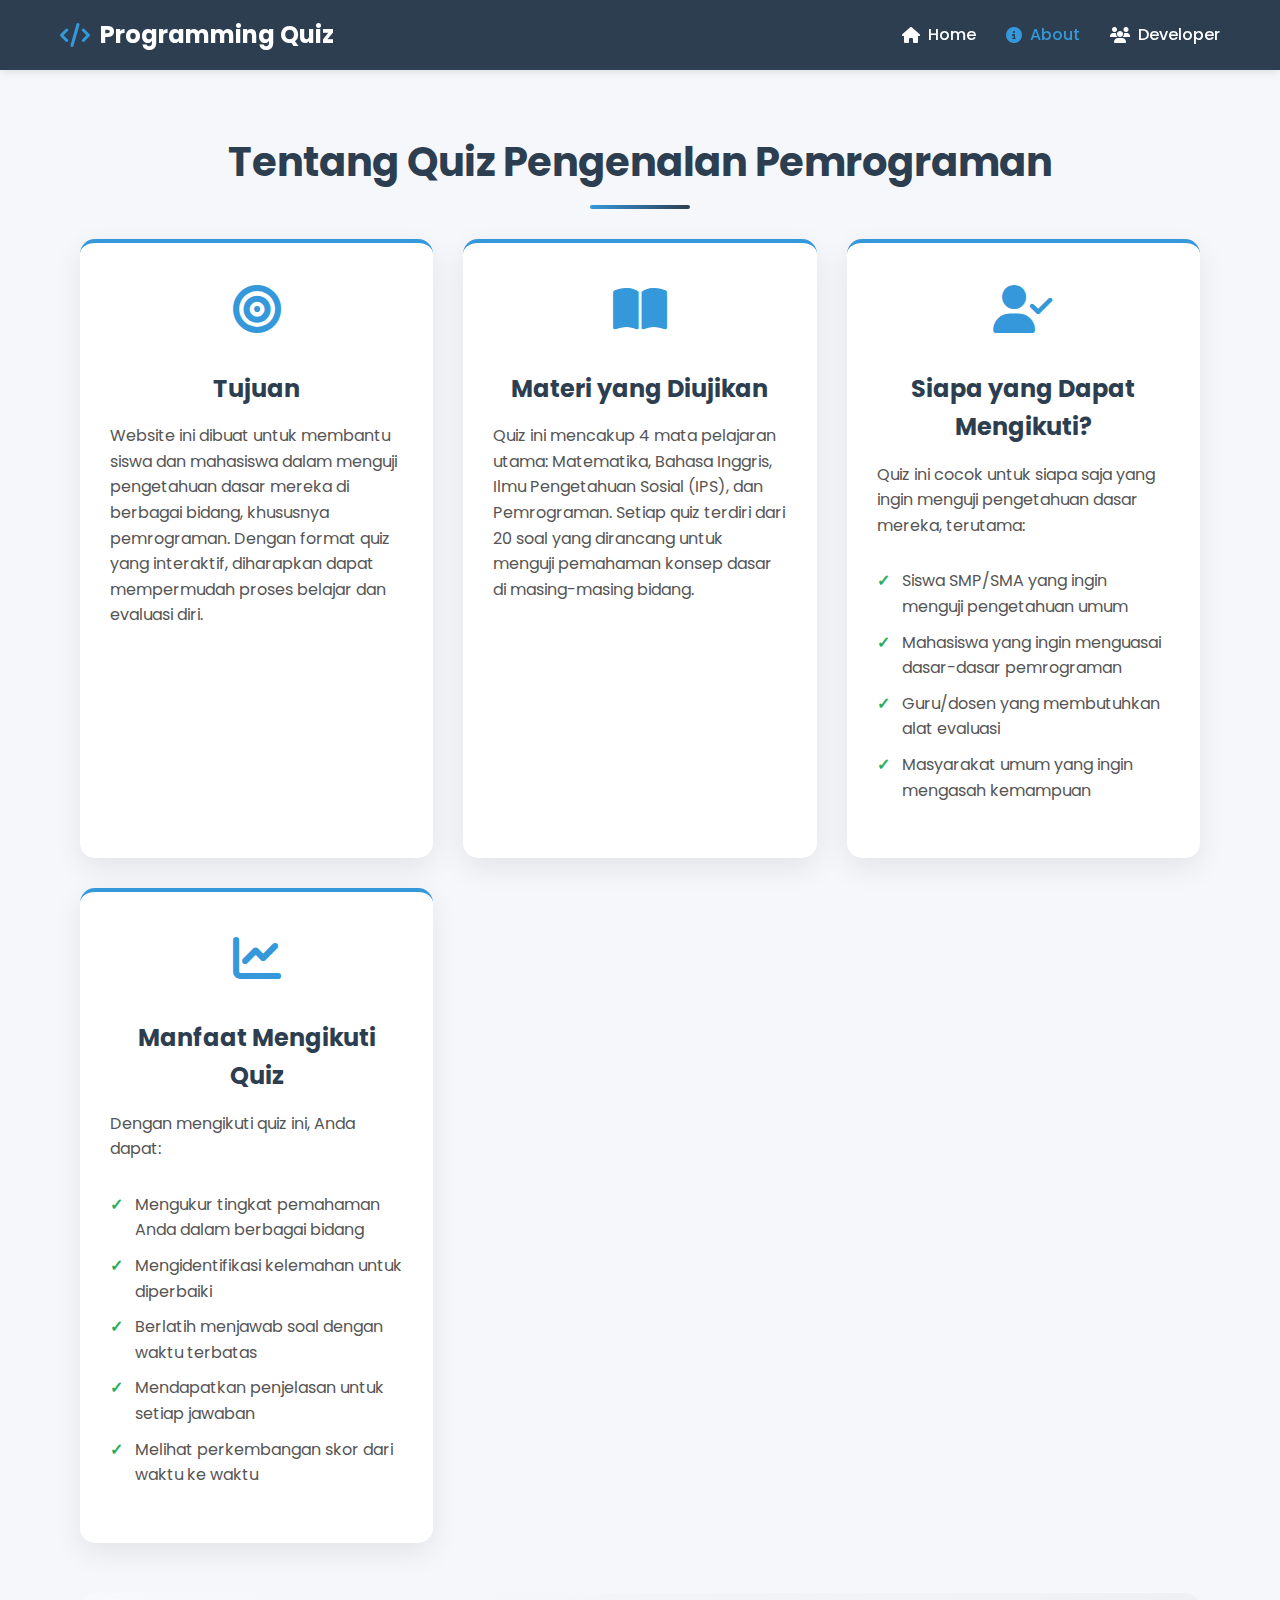
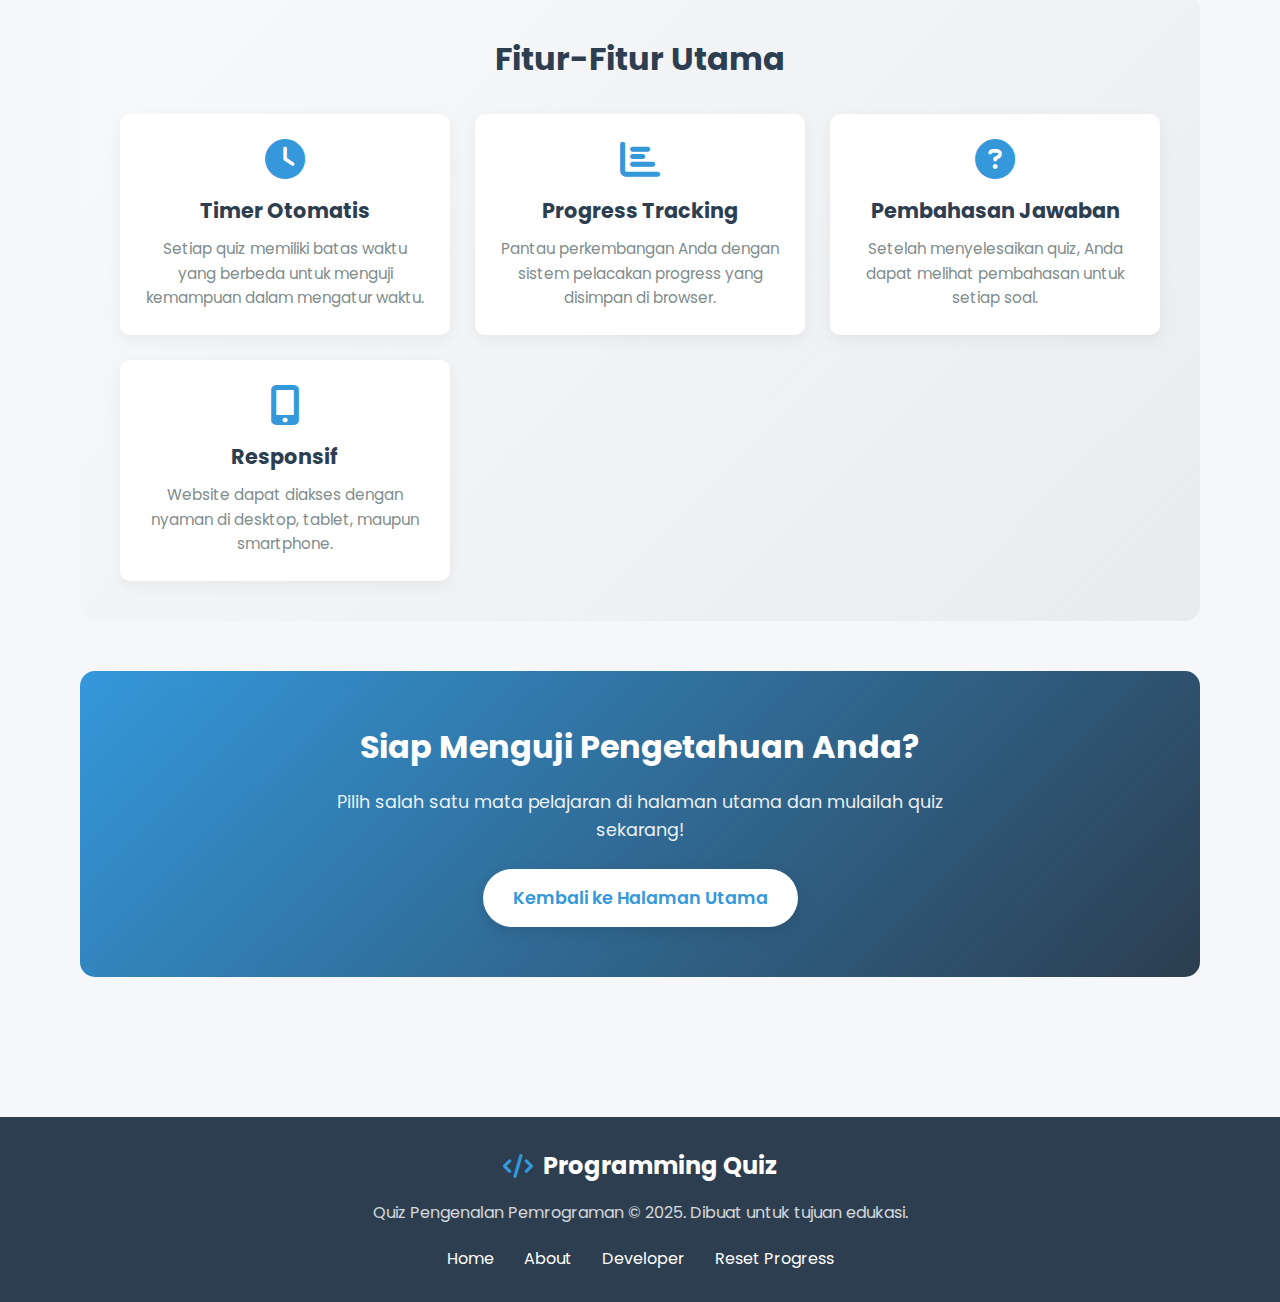
<file: about.html>
<!DOCTYPE html>
<html lang="id">
<head>
    <meta charset="UTF-8">
    <meta name="viewport" content="width=device-width, initial-scale=1.0">
    <title>Tentang - Quiz Pengenalan Pemrograman</title>
    <link rel="stylesheet" href="css/style.css">
    <link rel="icon" type="image/png" href="assets/logo-quiz.png">
    <link rel="stylesheet" href="https://cdnjs.cloudflare.com/ajax/libs/font-awesome/6.4.0/css/all.min.css">
    <link href="https://fonts.googleapis.com/css2?family=Poppins:wght@300;400;500;600;700&display=swap" rel="stylesheet">
</head>
<body>
    <header>
        <nav class="navbar">
            <div class="nav-container">
                <a href="index.html" class="logo">
                    <i class="fas fa-code"></i>
                    <span>Programming Quiz</span>
                </a>
                <ul class="nav-menu">
                    <li><a href="index.html"><i class="fas fa-home"></i> Home</a></li>
                    <li><a href="about.html" class="active"><i class="fas fa-info-circle"></i> About</a></li>
                    <li><a href="dev.html"><i class="fas fa-users"></i> Developer</a></li>
                </ul>
                <div class="hamburger">
                    <span></span>
                    <span></span>
                    <span></span>
                </div>
            </div>
        </nav>
    </header>

    <main class="dashboard">
        <div class="about-section">
            <h1>Tentang Quiz Pengenalan Pemrograman</h1>
            
            <div class="about-content">
                <div class="about-card">
                    <div class="about-icon">
                        <i class="fas fa-bullseye"></i>
                    </div>
                    <h2>Tujuan</h2>
                    <p>Website ini dibuat untuk membantu siswa dan mahasiswa dalam menguji pengetahuan dasar mereka di berbagai bidang, khususnya pemrograman. Dengan format quiz yang interaktif, diharapkan dapat mempermudah proses belajar dan evaluasi diri.</p>
                </div>
                
                <div class="about-card">
                    <div class="about-icon">
                        <i class="fas fa-book-open"></i>
                    </div>
                    <h2>Materi yang Diujikan</h2>
                    <p>Quiz ini mencakup 4 mata pelajaran utama: Matematika, Bahasa Inggris, Ilmu Pengetahuan Sosial (IPS), dan Pemrograman. Setiap quiz terdiri dari 20 soal yang dirancang untuk menguji pemahaman konsep dasar di masing-masing bidang.</p>
                </div>
                
                <div class="about-card">
                    <div class="about-icon">
                        <i class="fas fa-user-check"></i>
                    </div>
                    <h2>Siapa yang Dapat Mengikuti?</h2>
                    <p>Quiz ini cocok untuk siapa saja yang ingin menguji pengetahuan dasar mereka, terutama:
                    <ul>
                        <li>Siswa SMP/SMA yang ingin menguji pengetahuan umum</li>
                        <li>Mahasiswa yang ingin menguasai dasar-dasar pemrograman</li>
                        <li>Guru/dosen yang membutuhkan alat evaluasi</li>
                        <li>Masyarakat umum yang ingin mengasah kemampuan</li>
                    </ul>
                    </p>
                </div>
                
                <div class="about-card">
                    <div class="about-icon">
                        <i class="fas fa-chart-line"></i>
                    </div>
                    <h2>Manfaat Mengikuti Quiz</h2>
                    <p>Dengan mengikuti quiz ini, Anda dapat:
                    <ul>
                        <li>Mengukur tingkat pemahaman Anda dalam berbagai bidang</li>
                        <li>Mengidentifikasi kelemahan untuk diperbaiki</li>
                        <li>Berlatih menjawab soal dengan waktu terbatas</li>
                        <li>Mendapatkan penjelasan untuk setiap jawaban</li>
                        <li>Melihat perkembangan skor dari waktu ke waktu</li>
                    </ul>
                    </p>
                </div>
            </div>
            
            <div class="about-features">
                <h2>Fitur-Fitur Utama</h2>
                <div class="features-grid">
                    <div class="feature-item">
                        <i class="fas fa-clock"></i>
                        <h3>Timer Otomatis</h3>
                        <p>Setiap quiz memiliki batas waktu yang berbeda untuk menguji kemampuan dalam mengatur waktu.</p>
                    </div>
                    <div class="feature-item">
                        <i class="fas fa-chart-bar"></i>
                        <h3>Progress Tracking</h3>
                        <p>Pantau perkembangan Anda dengan sistem pelacakan progress yang disimpan di browser.</p>
                    </div>
                    <div class="feature-item">
                        <i class="fas fa-question-circle"></i>
                        <h3>Pembahasan Jawaban</h3>
                        <p>Setelah menyelesaikan quiz, Anda dapat melihat pembahasan untuk setiap soal.</p>
                    </div>
                    <div class="feature-item">
                        <i class="fas fa-mobile-alt"></i>
                        <h3>Responsif</h3>
                        <p>Website dapat diakses dengan nyaman di desktop, tablet, maupun smartphone.</p>
                    </div>
                </div>
            </div>
            
            <div class="about-cta">
                <h2>Siap Menguji Pengetahuan Anda?</h2>
                <p>Pilih salah satu mata pelajaran di halaman utama dan mulailah quiz sekarang!</p>
                <a href="index.html" class="cta-button">Kembali ke Halaman Utama</a>
            </div>
        </div>
    </main>

    <footer>
        <div class="footer-content">
            <div class="footer-logo">
                <i class="fas fa-code"></i>
                <span>Programming Quiz</span>
            </div>
            <p>Quiz Pengenalan Pemrograman &copy; 2025. Dibuat untuk tujuan edukasi.</p>
            <div class="footer-links">
                <a href="index.html">Home</a>
                <a href="about.html">About</a>
                <a href="dev.html">Developer</a>
                <a href="#" id="resetProgress">Reset Progress</a>
            </div>
        </div>
    </footer>

    <script src="js/script.js"></script>
</body>
</html>
</file>
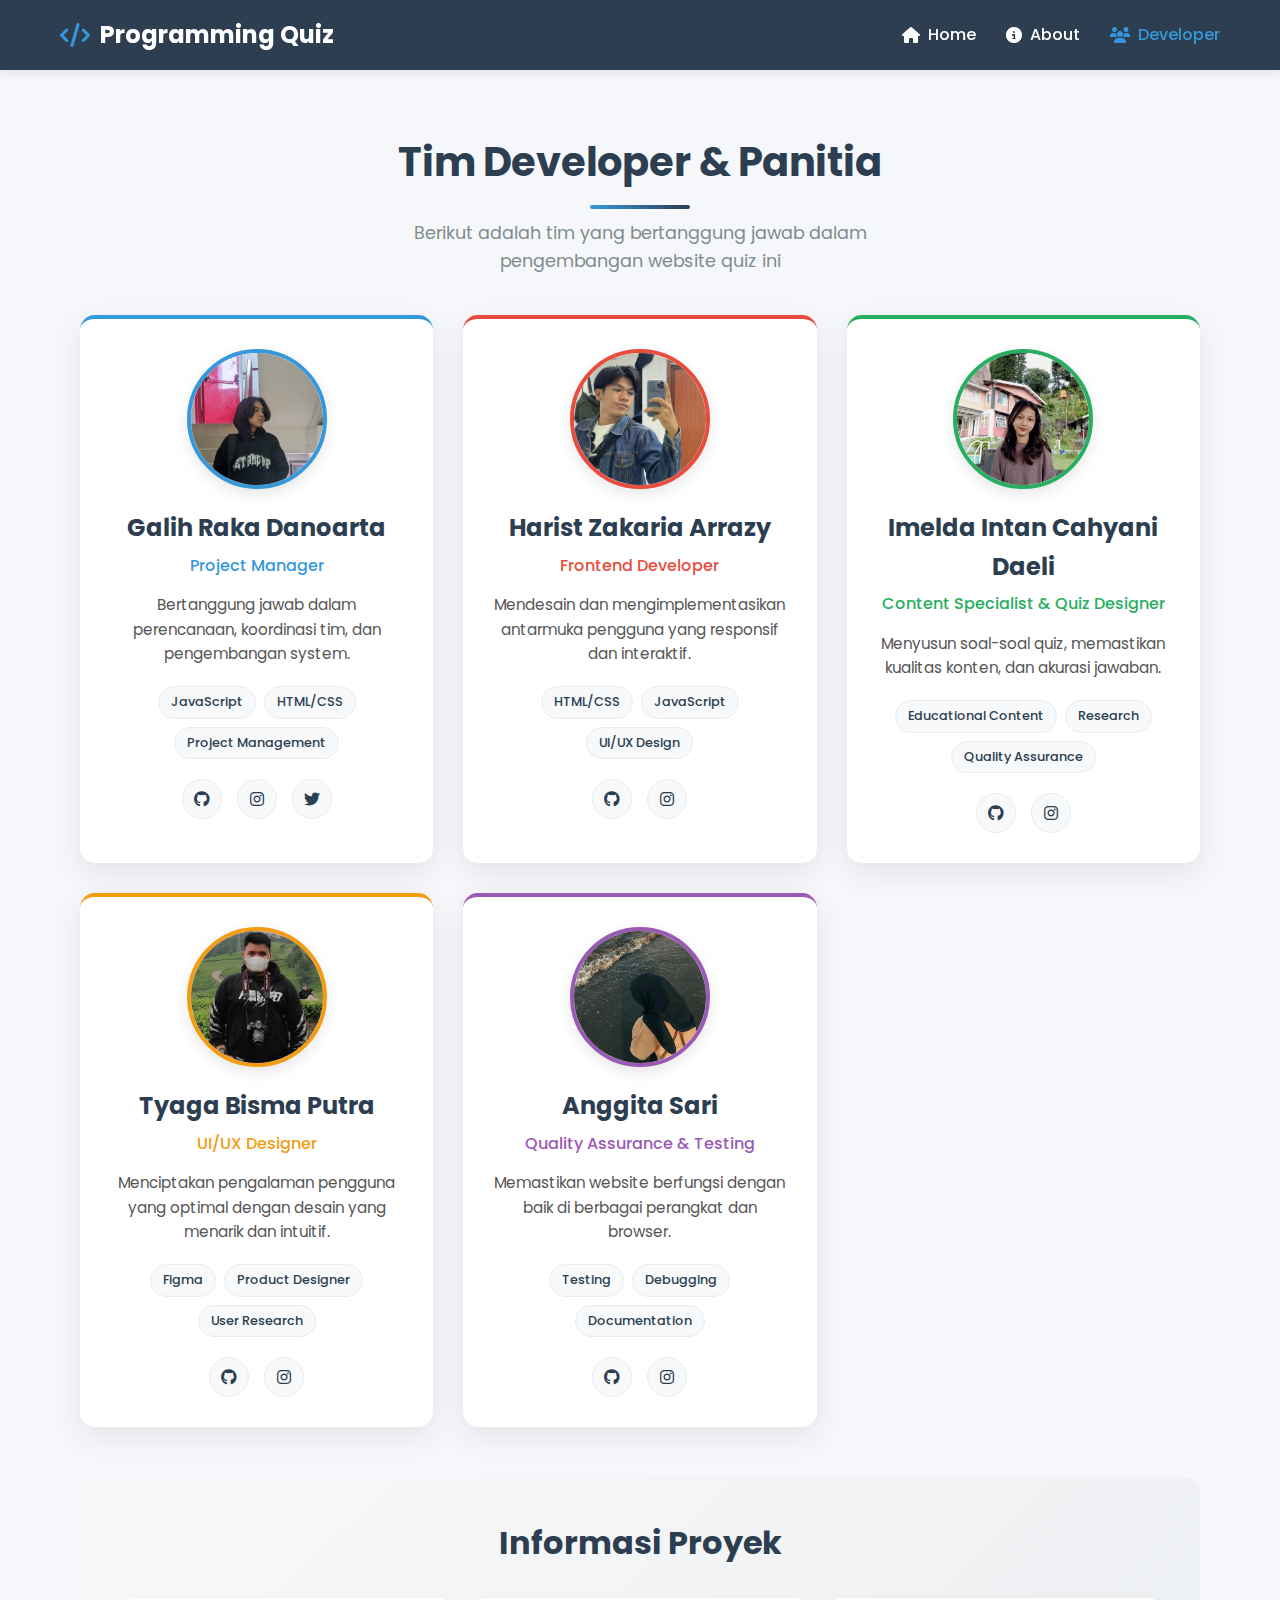
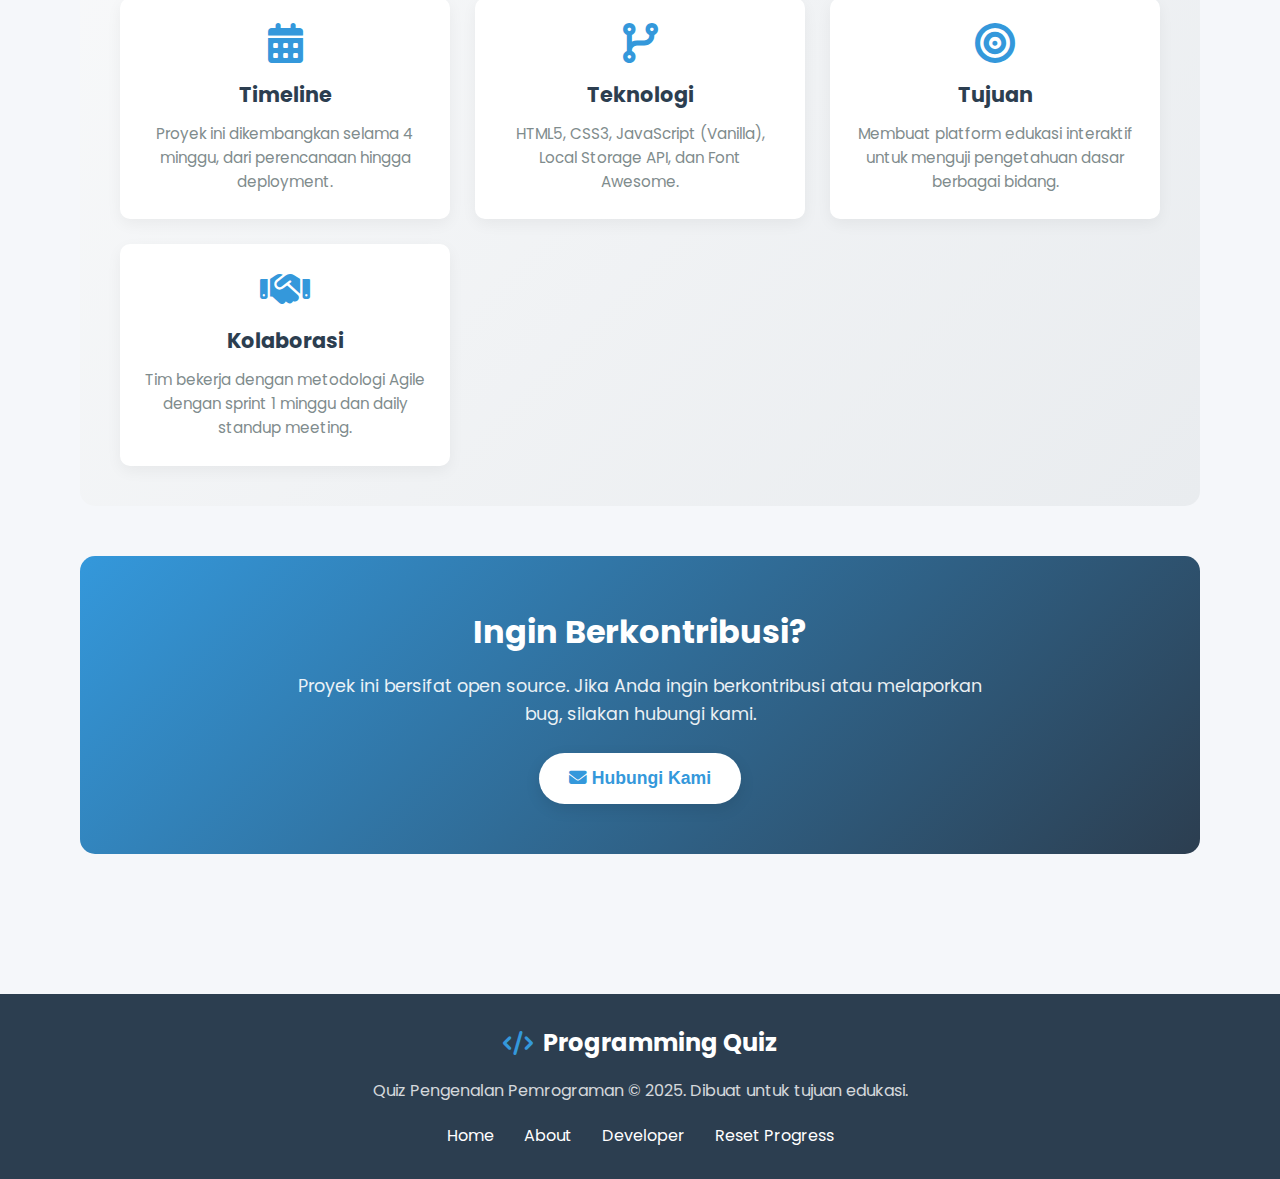
<file: dev.html>
<!DOCTYPE html>
<html lang="id">
<head>
    <meta charset="UTF-8">
    <meta name="viewport" content="width=device-width, initial-scale=1.0">
    <title>Developer - Quiz Pengenalan Pemrograman</title>
    <link rel="stylesheet" href="css/style.css">
    <link rel="icon" type="image/png" href="assets/logo-quiz.png">
    <link rel="stylesheet" href="https://cdnjs.cloudflare.com/ajax/libs/font-awesome/6.4.0/css/all.min.css">
    <link href="https://fonts.googleapis.com/css2?family=Poppins:wght@300;400;500;600;700&display=swap" rel="stylesheet">
</head>
<body>
    <header>
        <nav class="navbar">
            <div class="nav-container">
                <a href="index.html" class="logo">
                    <i class="fas fa-code"></i>
                    <span>Programming Quiz</span>
                </a>
                <ul class="nav-menu">
                    <li><a href="index.html"><i class="fas fa-home"></i> Home</a></li>
                    <li><a href="about.html"><i class="fas fa-info-circle"></i> About</a></li>
                    <li><a href="dev.html" class="active"><i class="fas fa-users"></i> Developer</a></li>
                </ul>
                <div class="hamburger">
                    <span></span>
                    <span></span>
                    <span></span>
                </div>
            </div>
        </nav>
    </header>

    <main class="dashboard">
        <div class="dev-section">
            <h1>Tim Developer & Panitia</h1>
            <p class="subtitle">Berikut adalah tim yang bertanggung jawab dalam pengembangan website quiz ini</p>
            
            <div class="dev-team">
                <!-- Developer 1: Galih Raka Danoarta -->
                <div class="dev-card">
                    <div class="dev-avatar">
                        <img src="assets/image/Raka.jpg" alt="Foto Galih Raka Danoarta">
                    </div>
                    <h2>Galih Raka Danoarta</h2>
                    <p class="dev-role">Project Manager</p>
                    <p class="dev-bio">Bertanggung jawab dalam perencanaan, koordinasi tim, dan pengembangan system.</p>
                    <div class="dev-skills">
                        <span>JavaScript</span>
                        <span>HTML/CSS</span>
                        <span>Project Management</span>
                    </div>
                    <div class="dev-contact">
                        <a target="_blank" href="https://github.com/Ryujayz"><i class="fab fa-github"></i></a>
                        <a target="_blank" href="https://www.instagram.com/ryujayzz/"><i class="fab fa-instagram"></i></a>
                        <a target="_blank" href="https://x.com/Ryujayzz"><i class="fab fa-twitter"></i></a>
                    </div>
                </div>
                
                <!-- Developer 2: Harist Zakaria Arrazy -->
                <div class="dev-card">
                    <div class="dev-avatar">
                        <img src="assets/image/Haris.jpg" alt="Foto Harist Zakaria Arrazy">
                    </div>
                    <h2>Harist Zakaria Arrazy</h2>
                    <p class="dev-role">Frontend Developer</p>
                    <p class="dev-bio">Mendesain dan mengimplementasikan antarmuka pengguna yang responsif dan interaktif.</p>
                    <div class="dev-skills">
                        <span>HTML/CSS</span>
                        <span>JavaScript</span>
                        <span>UI/UX Design</span>
                    </div>
                    <div class="dev-contact">
                        <a target="_blank" href="https://github.com/arrazy80"><i class="fab fa-github"></i></a>
                        <a target="_blank" href="https://www.instagram.com/hrszkrazy/"><i class="fab fa-instagram"></i></a>
                    </div>
                </div>
                
                <!-- Developer 3: Imelda Intan Cahyani Daeli -->
                <div class="dev-card">
                    <div class="dev-avatar">
                        <img src="assets/image/Intan.jpg" alt="Foto Imelda Intan Cahyani Daeli">
                    </div>
                    <h2>Imelda Intan Cahyani Daeli</h2>
                    <p class="dev-role">Content Specialist & Quiz Designer</p>
                    <p class="dev-bio">Menyusun soal-soal quiz, memastikan kualitas konten, dan akurasi jawaban.</p>
                    <div class="dev-skills">
                        <span>Educational Content</span>
                        <span>Research</span>
                        <span>Quality Assurance</span>
                    </div>
                    <div class="dev-contact">
                        <a target="_blank" href="https://github.com/intandaely935-hue"><i class="fab fa-github"></i></a>
                        <a target="_blank" href="https://www.instagram.com/daely.intan/"><i class="fab fa-instagram"></i></a>
                    </div>
                </div>
                
                <!-- Developer 4: Tyaga Bisma Putra -->
                <div class="dev-card">
                    <div class="dev-avatar">
                        <img src="assets/image/Bisma.jpg" alt="Foto Tyaga Bisma Putra">
                    </div>
                    <h2>Tyaga Bisma Putra</h2>
                    <p class="dev-role">UI/UX Designer</p>
                    <p class="dev-bio">Menciptakan pengalaman pengguna yang optimal dengan desain yang menarik dan intuitif.</p>
                    <div class="dev-skills">
                        <span>Figma</span>
                        <span>Product Designer</span>
                        <span>User Research</span>
                    </div>
                    <div class="dev-contact">
                        <a target="_blank" href="https://github.com/tyagabismaputra-del"><i class="fab fa-github"></i></a>
                        <a target="_blank" href="https://www.instagram.com/tygbsmptra/"><i class="fab fa-instagram"></i></a>
                    </div>
                </div>
                
                <!-- Developer 5: Anggita Sari -->
                <div class="dev-card">
                    <div class="dev-avatar">
                        <img src="assets/image/Anggita.jpg" alt="Foto Anggita Sari">
                    </div>
                    <h2>Anggita Sari</h2>
                    <p class="dev-role">Quality Assurance & Testing</p>
                    <p class="dev-bio">Memastikan website berfungsi dengan baik di berbagai perangkat dan browser.</p>
                    <div class="dev-skills">
                        <span>Testing</span>
                        <span>Debugging</span>
                        <span>Documentation</span>
                    </div>
                    <div class="dev-contact">
                        <a target="_blank" href="https://github.com/anggitas987-arch"><i class="fab fa-github"></i></a>
                        <a target="_blank" href="https://www.instagram.com/theylov.taa4/"><i class="fab fa-instagram"></i></a>
                    </div>
                </div>
            </div>
            
            <div class="project-info">
                <h2>Informasi Proyek</h2>
                <div class="info-grid">
                    <div class="info-item">
                        <i class="fas fa-calendar-alt"></i>
                        <h3>Timeline</h3>
                        <p>Proyek ini dikembangkan selama 4 minggu, dari perencanaan hingga deployment.</p>
                    </div>
                    <div class="info-item">
                        <i class="fas fa-code-branch"></i>
                        <h3>Teknologi</h3>
                        <p>HTML5, CSS3, JavaScript (Vanilla), Local Storage API, dan Font Awesome.</p>
                    </div>
                    <div class="info-item">
                        <i class="fas fa-bullseye"></i>
                        <h3>Tujuan</h3>
                        <p>Membuat platform edukasi interaktif untuk menguji pengetahuan dasar berbagai bidang.</p>
                    </div>
                    <div class="info-item">
                        <i class="fas fa-handshake"></i>
                        <h3>Kolaborasi</h3>
                        <p>Tim bekerja dengan metodologi Agile dengan sprint 1 minggu dan daily standup meeting.</p>
                    </div>
                </div>
            </div>
            
            <div class="dev-cta">
                <h2>Ingin Berkontribusi?</h2>
                <p>Proyek ini bersifat open source. Jika Anda ingin berkontribusi atau melaporkan bug, silakan hubungi kami.</p>
                
                <button onclick="showEmailPopup()" class="cta-button">
                    <i class="fas fa-envelope"></i> Hubungi Kami
                </button>
            </div>
        </div>
    </main>

    <footer>
        <div class="footer-content">
            <div class="footer-logo">
                <i class="fas fa-code"></i>
                <span>Programming Quiz</span>
            </div>
            <p>Quiz Pengenalan Pemrograman &copy; 2025. Dibuat untuk tujuan edukasi.</p>
            <div class="footer-links">
                <a href="index.html">Home</a>
                <a href="about.html">About</a>
                <a href="dev.html">Developer</a>
                <a href="#" id="resetProgress">Reset Progress</a>
            </div>
        </div>
    </footer>

    <script src="js/script.js"></script>
    <!-- Email Popup Script -->
    <script>
        function showEmailPopup() {
            const email = 'rakadell33@gmail.com';
            
            const popup = document.createElement('div');
            popup.style.cssText = `
                position: fixed;
                top: 0;
                left: 0;
                width: 100%;
                height: 100%;
                background: rgba(0,0,0,0.8);
                display: flex;
                justify-content: center;
                align-items: center;
                z-index: 9999;
                animation: fadeIn 0.3s;
            `;
            
            popup.innerHTML = `
                <div style="
                    background: white;
                    padding: 30px;
                    border-radius: 15px;
                    max-width: 500px;
                    width: 90%;
                    text-align: center;
                    animation: slideUp 0.3s;
                ">
                    <h2 style="color: #2c3e50; margin-bottom: 20px;">
                        <i class="fas fa-envelope" style="color: #3498db; margin-right: 10px;"></i>
                        Email Developer
                    </h2>
                    
                    <div style="
                        background: #f8f9fa;
                        padding: 20px;
                        border-radius: 10px;
                        margin: 20px 0;
                        border: 2px dashed #3498db;
                    ">
                        <code style="
                            font-size: 1.2rem;
                            color: #2c3e50;
                            word-break: break-all;
                            font-family: monospace;
                        ">${email}</code>
                    </div>
                    
                    <p style="color: #7f8c8d; margin-bottom: 25px;">
                        Salin email di atas dan kirim melalui aplikasi email favorit Anda
                    </p>
                    
                    <div style="display: flex; gap: 15px; justify-content: center;">
                        <button onclick="copyEmailFromPopup('${email}')" style="
                            padding: 12px 25px;
                            background: #3498db;
                            color: white;
                            border: none;
                            border-radius: 8px;
                            cursor: pointer;
                            font-weight: 600;
                            display: flex;
                            align-items: center;
                            gap: 8px;
                        ">
                            <i class="fas fa-copy"></i> Salin Email
                        </button>
                        
                        <button onclick="this.parentElement.parentElement.parentElement.remove()" style="
                            padding: 12px 25px;
                            background: #95a5a6;
                            color: white;
                            border: none;
                            border-radius: 8px;
                            cursor: pointer;
                            font-weight: 600;
                        ">
                            Tutup
                        </button>
                    </div>
                </div>
            `;
            
            document.body.appendChild(popup);
            
            const style = document.createElement('style');
            style.textContent = `
                @keyframes fadeIn {
                    from { opacity: 0; }
                    to { opacity: 1; }
                }
                @keyframes slideUp {
                    from { transform: translateY(30px); opacity: 0; }
                    to { transform: translateY(0); opacity: 1; }
                }
            `;
            document.head.appendChild(style);
            
            popup.addEventListener('click', function(e) {
                if (e.target === popup) {
                    popup.remove();
                }
            });
        }
        
        function copyEmailFromPopup(email) {
            if (navigator.clipboard && navigator.clipboard.writeText) {
                navigator.clipboard.writeText(email).then(() => {
                    const popup = document.querySelector('[style*="position: fixed; top: 0"]');
                    if (popup) {
                        const successMsg = document.createElement('div');
                        successMsg.textContent = '✓ Email berhasil disalin!';
                        successMsg.style.cssText = `
                            background: #27ae60;
                            color: white;
                            padding: 10px 15px;
                            border-radius: 5px;
                            margin-top: 15px;
                            animation: fadeIn 0.3s;
                        `;
                        popup.querySelector('div').appendChild(successMsg);
                        
                        setTimeout(() => {
                            successMsg.remove();
                        }, 2000);
                    }
                });
            } else {
                const textArea = document.createElement('textarea');
                textArea.value = email;
                document.body.appendChild(textArea);
                textArea.select();
                document.execCommand('copy');
                document.body.removeChild(textArea);
                
                alert('Email berhasil disalin: ' + email);
            }
        }
    </script>
</body>
</html>
</file>
<file: css/style.css>
/* Reset & Base Styles */
* {
    margin: 0;
    padding: 0;
    box-sizing: border-box;
}

body {
    font-family: 'Poppins', sans-serif;
    line-height: 1.6;
    color: #333;
    background-color: #f5f7fa;
}

/* Header & Navigation */
.navbar {
    background-color: #2c3e50;
    color: white;
    box-shadow: 0 2px 10px rgba(0, 0, 0, 0.1);
    position: sticky;
    top: 0;
    z-index: 100;
}

.nav-container {
    max-width: 1200px;
    margin: 0 auto;
    padding: 0 20px;
    display: flex;
    justify-content: space-between;
    align-items: center;
    height: 70px;
}

.logo {
    display: flex;
    align-items: center;
    font-size: 1.5rem;
    font-weight: 700;
    color: white;
    text-decoration: none;
}

.logo i {
    margin-right: 10px;
    color: #3498db;
}

.nav-menu {
    display: flex;
    list-style: none;
}

.nav-menu li {
    margin-left: 30px;
}

.nav-menu a {
    color: white;
    text-decoration: none;
    font-weight: 500;
    transition: color 0.3s;
    display: flex;
    align-items: center;
}

.nav-menu a i {
    margin-right: 8px;
}

.nav-menu a:hover, .nav-menu a.active {
    color: #3498db;
}

.hamburger {
    display: none;
    flex-direction: column;
    cursor: pointer;
}

.hamburger span {
    height: 3px;
    width: 25px;
    background-color: white;
    margin: 3px 0;
    border-radius: 2px;
    transition: 0.3s;
}

/* Dashboard & Hero */
.dashboard {
    max-width: 1200px;
    margin: 0 auto;
    padding: 30px 20px;
}

.hero-section {
    display: flex;
    justify-content: space-between;
    align-items: center;
    background: linear-gradient(135deg, #3498db, #2c3e50);
    color: white;
    padding: 40px;
    border-radius: 15px;
    margin-bottom: 40px;
    box-shadow: 0 10px 30px rgba(0, 0, 0, 0.1);
}

.hero-content h1 {
    font-size: 2.5rem;
    margin-bottom: 15px;
}

.hero-content p {
    font-size: 1.1rem;
    opacity: 0.9;
    margin-bottom: 10px;
}

.hero-image img {
    max-width: 300px;
    border-radius: 10px;
    box-shadow: 0 10px 20px rgba(0, 0, 0, 0.2);
}

/* Quiz Selection */
.quiz-selection {
    margin-bottom: 50px;
}

.quiz-selection h2 {
    text-align: center;
    font-size: 2rem;
    margin-bottom: 10px;
    color: #2c3e50;
}

.subtitle {
    text-align: center;
    color: #7f8c8d;
    margin-bottom: 30px;
}

.quiz-cards {
    display: grid;
    grid-template-columns: repeat(auto-fill, minmax(280px, 1fr));
    gap: 25px;
}

.quiz-card {
    background-color: white;
    border-radius: 15px;
    padding: 25px;
    box-shadow: 0 5px 15px rgba(0, 0, 0, 0.05);
    transition: transform 0.3s, box-shadow 0.3s;
    display: flex;
    flex-direction: column;
    border-top: 5px solid #3498db;
}

.quiz-card:hover {
    transform: translateY(-10px);
    box-shadow: 0 15px 30px rgba(0, 0, 0, 0.1);
}

.quiz-card.matematika {
    border-top-color: #e74c3c;
}

.quiz-card.bahasa-inggris {
    border-top-color: #f39c12;
}

.quiz-card.ips {
    border-top-color: #27ae60;
}

.quiz-card.pemrograman {
    border-top-color: #9b59b6;
}

.quiz-icon {
    font-size: 2.5rem;
    color: #3498db;
    margin-bottom: 15px;
}

.quiz-card.matematika .quiz-icon {
    color: #e74c3c;
}

.quiz-card.bahasa-inggris .quiz-icon {
    color: #f39c12;
}

.quiz-card.ips .quiz-icon {
    color: #27ae60;
}

.quiz-card.pemrograman .quiz-icon {
    color: #9b59b6;
}

.quiz-card h3 {
    font-size: 1.5rem;
    margin-bottom: 10px;
    color: #2c3e50;
}

.quiz-card p {
    color: #7f8c8d;
    margin-bottom: 20px;
    flex-grow: 1;
}

.quiz-meta {
    display: flex;
    justify-content: space-between;
    margin-bottom: 20px;
    color: #95a5a6;
    font-size: 0.9rem;
}

.quiz-meta i {
    margin-right: 5px;
}

.start-btn {
    background-color: #3498db;
    color: white;
    border: none;
    padding: 12px 20px;
    border-radius: 8px;
    font-weight: 600;
    cursor: pointer;
    transition: background-color 0.3s;
    font-size: 1rem;
}

.quiz-card.matematika .start-btn {
    background-color: #e74c3c;
}

.quiz-card.bahasa-inggris .start-btn {
    background-color: #f39c12;
}

.quiz-card.ips .start-btn {
    background-color: #27ae60;
}

.quiz-card.pemrograman .start-btn {
    background-color: #9b59b6;
}

.start-btn:hover {
    opacity: 0.9;
}

/* Instructions */
.instructions {
    margin-bottom: 50px;
}

.instructions h2 {
    text-align: center;
    font-size: 2rem;
    margin-bottom: 30px;
    color: #2c3e50;
}

.instruction-list {
    display: grid;
    grid-template-columns: repeat(auto-fill, minmax(250px, 1fr));
    gap: 25px;
}

.instruction-item {
    text-align: center;
    padding: 25px;
    background-color: white;
    border-radius: 15px;
    box-shadow: 0 5px 15px rgba(0, 0, 0, 0.05);
}

.instruction-item i {
    font-size: 2.5rem;
    color: #3498db;
    margin-bottom: 15px;
}

.instruction-item h3 {
    margin-bottom: 10px;
    color: #2c3e50;
}

/* Loading Modal */
.loading-modal {
    position: fixed;
    top: 0;
    left: 0;
    width: 100%;
    height: 100%;
    background-color: rgba(0, 0, 0, 0.85);
    display: none;
    justify-content: center;
    align-items: center;
    z-index: 1000;
}

.loading-content {
    background-color: white;
    padding: 40px;
    border-radius: 15px;
    text-align: center;
    max-width: 500px;
    width: 90%;
}

.spinner {
    width: 60px;
    height: 60px;
    border: 6px solid #f3f3f3;
    border-top: 6px solid #3498db;
    border-radius: 50%;
    margin: 0 auto 20px;
    animation: spin 1s linear infinite;
}

@keyframes spin {
    0% { transform: rotate(0deg); }
    100% { transform: rotate(360deg); }
}

.loading-content h3 {
    margin-bottom: 10px;
    color: #2c3e50;
}

.loading-content p {
    color: #7f8c8d;
    margin-bottom: 20px;
}

.loading-details {
    text-align: left;
    background-color: #f8f9fa;
    padding: 15px;
    border-radius: 8px;
    margin-top: 20px;
}

.loading-details p {
    margin-bottom: 8px;
    display: flex;
    align-items: center;
}

.loading-details i {
    margin-right: 10px;
    color: #3498db;
}

/* Footer */
footer {
    background-color: #2c3e50;
    color: white;
    padding: 30px 0;
    margin-top: 50px;
}

.footer-content {
    max-width: 1200px;
    margin: 0 auto;
    padding: 0 20px;
    text-align: center;
}

.footer-logo {
    display: flex;
    justify-content: center;
    align-items: center;
    font-size: 1.5rem;
    font-weight: 700;
    margin-bottom: 15px;
}

.footer-logo i {
    margin-right: 10px;
    color: #3498db;
}

.footer-content p {
    margin-bottom: 20px;
    opacity: 0.8;
}

.footer-links {
    display: flex;
    justify-content: center;
    flex-wrap: wrap;
}

.footer-links a {
    color: white;
    margin: 0 15px;
    text-decoration: none;
    transition: color 0.3s;
}

.footer-links a:hover {
    color: #3498db;
}

/* Responsive Styles */
@media (max-width: 992px) {
    .hero-section {
        flex-direction: column;
        text-align: center;
    }
    
    .hero-image {
        margin-top: 30px;
    }
    
    .hero-content h1 {
        font-size: 2rem;
    }
}

@media (max-width: 768px) {
    .nav-menu {
        position: fixed;
        left: -100%;
        top: 70px;
        flex-direction: column;
        background-color: #2c3e50;
        width: 100%;
        text-align: center;
        transition: 0.3s;
        box-shadow: 0 10px 10px rgba(0, 0, 0, 0.1);
        padding: 20px 0;
    }
    
    .nav-menu.active {
        left: 0;
    }
    
    .nav-menu li {
        margin: 15px 0;
    }
    
    .hamburger {
        display: flex;
    }
    
    .quiz-cards {
        grid-template-columns: 1fr;
    }
    
    .instruction-list {
        grid-template-columns: 1fr;
    }
}

@media (max-width: 480px) {
    .hero-content h1 {
        font-size: 1.8rem;
    }
    
    .hero-section {
        padding: 30px 20px;
    }
    
    .quiz-card {
        padding: 20px;
    }
}

/* ============================================
   ABOUT PAGE STYLES
   ============================================ */

.about-section {
    max-width: 1200px;
    margin: 0 auto;
    padding: 30px 20px;
}

.about-section h1 {
    text-align: center;
    font-size: 2.5rem;
    margin-bottom: 30px;
    color: #2c3e50;
    position: relative;
    padding-bottom: 15px;
}

.about-section h1::after {
    content: '';
    position: absolute;
    bottom: 0;
    left: 50%;
    transform: translateX(-50%);
    width: 100px;
    height: 4px;
    background: linear-gradient(to right, #3498db, #2c3e50);
    border-radius: 2px;
}

.about-content {
    display: grid;
    grid-template-columns: repeat(auto-fill, minmax(280px, 1fr));
    gap: 30px;
    margin-bottom: 50px;
}

.about-card {
    background-color: white;
    border-radius: 15px;
    padding: 30px;
    box-shadow: 0 10px 30px rgba(0, 0, 0, 0.08);
    transition: transform 0.3s, box-shadow 0.3s;
    border-top: 4px solid #3498db;
    height: 100%;
    display: flex;
    flex-direction: column;
}

.about-card:hover {
    transform: translateY(-10px);
    box-shadow: 0 15px 40px rgba(0, 0, 0, 0.12);
}

.about-icon {
    font-size: 3rem;
    color: #3498db;
    margin-bottom: 20px;
    text-align: center;
}

.about-card h2 {
    font-size: 1.5rem;
    margin-bottom: 15px;
    color: #2c3e50;
    text-align: center;
}

.about-card p {
    color: #555;
    line-height: 1.6;
    margin-bottom: 15px;
    flex-grow: 1;
}

.about-card ul {
    list-style-type: none;
    padding-left: 0;
    margin-top: 15px;
}

.about-card li {
    margin-bottom: 10px;
    padding-left: 25px;
    position: relative;
    color: #555;
}

.about-card li::before {
    content: '✓';
    position: absolute;
    left: 0;
    color: #27ae60;
    font-weight: bold;
}

/* About Features */
.about-features {
    background: linear-gradient(135deg, #f8f9fa, #e9ecef);
    padding: 40px;
    border-radius: 15px;
    margin-bottom: 50px;
}

.about-features h2 {
    text-align: center;
    font-size: 2rem;
    margin-bottom: 30px;
    color: #2c3e50;
}

.features-grid {
    display: grid;
    grid-template-columns: repeat(auto-fill, minmax(250px, 1fr));
    gap: 25px;
}

.feature-item {
    text-align: center;
    padding: 25px;
    background-color: white;
    border-radius: 10px;
    box-shadow: 0 5px 15px rgba(0, 0, 0, 0.05);
    transition: transform 0.3s;
}

.feature-item:hover {
    transform: translateY(-5px);
}

.feature-item i {
    font-size: 2.5rem;
    color: #3498db;
    margin-bottom: 15px;
}

.feature-item h3 {
    font-size: 1.3rem;
    margin-bottom: 10px;
    color: #2c3e50;
}

.feature-item p {
    color: #7f8c8d;
    font-size: 0.95rem;
}

/* About CTA */
.about-cta {
    text-align: center;
    background: linear-gradient(135deg, #3498db, #2c3e50);
    color: white;
    padding: 50px;
    border-radius: 15px;
    margin-bottom: 30px;
}

.about-cta h2 {
    font-size: 2rem;
    margin-bottom: 15px;
    color: white;
}

.about-cta p {
    font-size: 1.1rem;
    margin-bottom: 25px;
    opacity: 0.9;
    max-width: 700px;
    margin-left: auto;
    margin-right: auto;
}

.cta-button {
    display: inline-block;
    background-color: white;
    color: #3498db;
    padding: 15px 30px;
    border-radius: 50px;
    text-decoration: none;
    font-weight: 600;
    font-size: 1.1rem;
    transition: all 0.3s;
    box-shadow: 0 5px 15px rgba(0, 0, 0, 0.1);
}

.cta-button:hover {
    transform: translateY(-3px);
    box-shadow: 0 8px 20px rgba(0, 0, 0, 0.15);
    background-color: #f8f9fa;
}

/* ============================================
   DEVELOPER PAGE STYLES (UPDATE FOR PHOTOS)
   ============================================ */

.dev-section {
    max-width: 1200px;
    margin: 0 auto;
    padding: 30px 20px;
}

.dev-section h1 {
    text-align: center;
    font-size: 2.5rem;
    margin-bottom: 10px;
    color: #2c3e50;
    position: relative;
    padding-bottom: 15px;
}

.dev-section h1::after {
    content: '';
    position: absolute;
    bottom: 0;
    left: 50%;
    transform: translateX(-50%);
    width: 100px;
    height: 4px;
    background: linear-gradient(to right, #3498db, #2c3e50);
    border-radius: 2px;
}

.dev-section .subtitle {
    text-align: center;
    color: #7f8c8d;
    font-size: 1.1rem;
    margin-bottom: 40px;
    max-width: 600px;
    margin-left: auto;
    margin-right: auto;
}

/* Developer Team */
.dev-team {
    display: grid;
    grid-template-columns: repeat(auto-fill, minmax(280px, 1fr));
    gap: 30px;
    margin-bottom: 50px;
}

.dev-card {
    background-color: white;
    border-radius: 15px;
    padding: 30px;
    box-shadow: 0 10px 30px rgba(0, 0, 0, 0.08);
    transition: transform 0.3s, box-shadow 0.3s;
    text-align: center;
    border-top: 4px solid;
}

.dev-card:hover {
    transform: translateY(-5px);
    box-shadow: 0 15px 40px rgba(0, 0, 0, 0.12);
}

/* Warna border berbeda untuk setiap developer */
.dev-card:nth-child(1) {
    border-top-color: #3498db;
}

.dev-card:nth-child(2) {
    border-top-color: #e74c3c;
}

.dev-card:nth-child(3) {
    border-top-color: #27ae60;
}

.dev-card:nth-child(4) {
    border-top-color: #f39c12;
}

.dev-card:nth-child(5) {
    border-top-color: #9b59b6;
}

/* Styling untuk avatar foto */
.dev-avatar {
    width: 140px;
    height: 140px;
    border-radius: 50%;
    margin: 0 auto 20px;
    overflow: hidden;
    border: 4px solid;
    box-shadow: 0 5px 15px rgba(0, 0, 0, 0.1);
    background-color: #f8f9fa;
}

/* Border warna sesuai dengan kartu */
.dev-card:nth-child(1) .dev-avatar {
    border-color: #3498db;
}

.dev-card:nth-child(2) .dev-avatar {
    border-color: #e74c3c;
}

.dev-card:nth-child(3) .dev-avatar {
    border-color: #27ae60;
}

.dev-card:nth-child(4) .dev-avatar {
    border-color: #f39c12;
}

.dev-card:nth-child(5) .dev-avatar {
    border-color: #9b59b6;
}

/* Styling untuk gambar foto */
.dev-avatar img {
    width: 100%;
    height: 100%;
    object-fit: cover;
    display: block;
}

/* Fallback jika gambar tidak ditemukan */
.dev-avatar img[src=""],
.dev-avatar img:not([src]) {
    display: none;
}

.dev-avatar::after {
    content: '\f007'; /* Font Awesome user icon */
    font-family: 'Font Awesome 6 Free';
    font-weight: 900;
    font-size: 3.5rem;
    color: #3498db;
    display: flex;
    align-items: center;
    justify-content: center;
    width: 100%;
    height: 100%;
}

.dev-avatar img[src]:not([src=""]) + ::after {
    display: none;
}

.dev-card h2 {
    font-size: 1.5rem;
    margin-bottom: 5px;
    color: #2c3e50;
}

.dev-role {
    color: #3498db;
    font-weight: 500;
    margin-bottom: 15px;
    font-size: 1rem;
}

/* Warna role sesuai dengan kartu */
.dev-card:nth-child(2) .dev-role {
    color: #e74c3c;
}

.dev-card:nth-child(3) .dev-role {
    color: #27ae60;
}

.dev-card:nth-child(4) .dev-role {
    color: #f39c12;
}

.dev-card:nth-child(5) .dev-role {
    color: #9b59b6;
}

.dev-bio {
    color: #555;
    line-height: 1.6;
    margin-bottom: 20px;
    font-size: 0.95rem;
}

.dev-skills {
    display: flex;
    flex-wrap: wrap;
    justify-content: center;
    gap: 8px;
    margin-bottom: 20px;
}

.dev-skills span {
    background-color: #f8f9fa;
    color: #2c3e50;
    padding: 5px 12px;
    border-radius: 20px;
    font-size: 0.8rem;
    font-weight: 500;
    border: 1px solid #e9ecef;
}

.dev-contact {
    display: flex;
    justify-content: center;
    gap: 15px;
    margin-top: 15px;
}

.dev-contact a {
    width: 40px;
    height: 40px;
    background-color: #f8f9fa;
    border-radius: 50%;
    display: flex;
    align-items: center;
    justify-content: center;
    color: #2c3e50;
    text-decoration: none;
    transition: all 0.3s;
    border: 1px solid #e9ecef;
}

.dev-contact a:hover {
    background-color: #3498db;
    color: white;
    transform: translateY(-3px);
}

/* Project Info */
.project-info {
    background: linear-gradient(135deg, #f8f9fa, #e9ecef);
    padding: 40px;
    border-radius: 15px;
    margin-bottom: 50px;
}

.project-info h2 {
    text-align: center;
    font-size: 2rem;
    margin-bottom: 30px;
    color: #2c3e50;
}

.info-grid {
    display: grid;
    grid-template-columns: repeat(auto-fill, minmax(250px, 1fr));
    gap: 25px;
}

.info-item {
    text-align: center;
    padding: 25px;
    background-color: white;
    border-radius: 10px;
    box-shadow: 0 5px 15px rgba(0, 0, 0, 0.05);
    transition: transform 0.3s;
}

.info-item:hover {
    transform: translateY(-5px);
}

.info-item i {
    font-size: 2.5rem;
    color: #3498db;
    margin-bottom: 15px;
}

.info-item h3 {
    font-size: 1.3rem;
    margin-bottom: 10px;
    color: #2c3e50;
}

.info-item p {
    color: #7f8c8d;
    font-size: 0.95rem;
}

/* Developer CTA */
.dev-cta {
    text-align: center;
    background: linear-gradient(135deg, #3498db, #2c3e50);
    color: white;
    padding: 50px;
    border-radius: 15px;
    margin-bottom: 30px;
}

.dev-cta h2 {
    font-size: 2rem;
    margin-bottom: 15px;
    color: white;
}

.dev-cta p {
    font-size: 1.1rem;
    margin-bottom: 25px;
    opacity: 0.9;
    max-width: 700px;
    margin-left: auto;
    margin-right: auto;
}

.cta-button {
    display: inline-block;
    background-color: white;
    color: #3498db;
    padding: 15px 30px;
    border-radius: 50px;
    text-decoration: none;
    font-weight: 600;
    font-size: 1.1rem;
    transition: all 0.3s;
    box-shadow: 0 5px 15px rgba(0, 0, 0, 0.1);
    border: none;
    cursor: pointer;
}

.cta-button:hover {
    transform: translateY(-3px);
    box-shadow: 0 8px 20px rgba(0, 0, 0, 0.15);
    background-color: #f8f9fa;
}

/* ============================================
   RESPONSIVE STYLES
   ============================================ */

@media (max-width: 992px) {
    .dev-team, .info-grid {
        grid-template-columns: repeat(2, 1fr);
    }
    
    .dev-cta {
        padding: 40px 30px;
    }
}

@media (max-width: 768px) {
    .dev-team, .info-grid {
        grid-template-columns: 1fr;
    }
    
    .dev-section h1 {
        font-size: 2rem;
    }
    
    .project-info {
        padding: 30px 20px;
    }
    
    .dev-card {
        padding: 25px;
    }
    
    .dev-avatar {
        width: 120px;
        height: 120px;
    }
    
    .dev-cta h2 {
        font-size: 1.8rem;
    }
    
    .dev-cta p {
        font-size: 1rem;
    }
}

@media (max-width: 480px) {
    .dev-section {
        padding: 20px 15px;
    }
    
    .dev-section h1 {
        font-size: 1.8rem;
    }
    
    .dev-card {
        padding: 20px;
    }
    
    .dev-avatar {
        width: 100px;
        height: 100px;
    }
    
    .dev-cta {
        padding: 30px 20px;
    }
    
    .cta-button {
        padding: 12px 25px;
        font-size: 1rem;
    }
}
</file>
